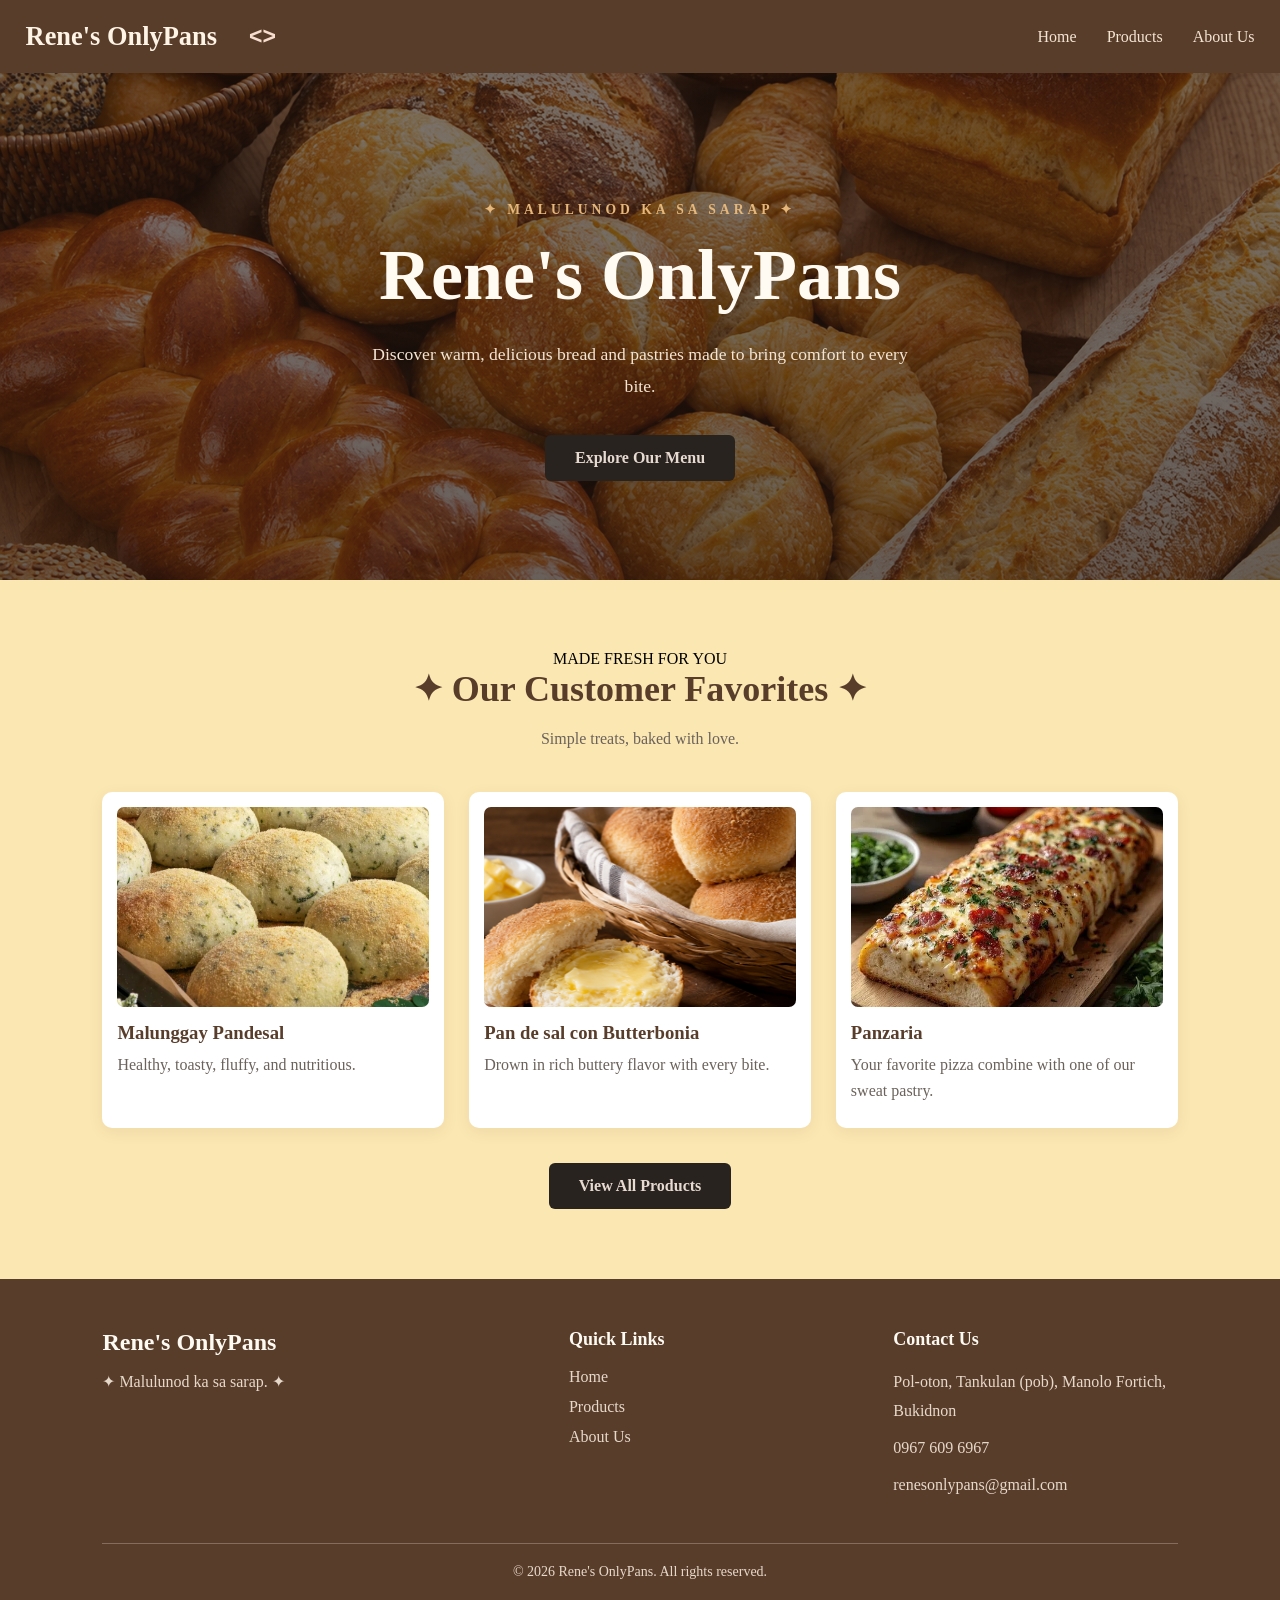
<file: index.html>
<!DOCTYPE html>
<html lang="en">
<head>
    <meta charset="UTF-8">
    <meta name="viewport" content="width=device-width, initial-scale=1.0">
    <title>Rene's OnlyPans | Online Pastry Shop</title>
    <link rel="stylesheet" href="style.css">
    <link rel="stylesheet" href="surprise.css">
</head>
<body>
    <header>
        <nav class="navbar">
            <a href="index.html" class="logo">Rene's OnlyPans</a>
            <button class="surprise-trigger"
                id="openSurprise"
                type="button"
                aria-label="Open a surprise">
                &lt;&gt;
            </button>
            <ul class="nav-links">
                <li><a href="index.html">Home</a></li>
                <li><a href="products.html">Products</a></li>
                <li><a href="about.html">About Us</a></li>
            </ul>
        </nav>
    </header>
    
<main>
<section class="hero">
    <div class="hero-content">
        <p class="hero-tagline">✦ MALULUNOD KA SA SARAP ✦</p>

        <h1>Rene's OnlyPans</h1>

        <p class="hero-description">
            Discover warm, delicious bread and pastries
            made to bring comfort to every bite.
        </p>
        <a href="products.html" class="hero-button">
            Explore Our Menu
        </a>
    </div>
</section>
    
<section class="featured">
    <div class="section-heading">
        <p class="tagline">MADE FRESH FOR YOU</p>
        <h2>✦ Our Customer Favorites ✦</h2>
        <p>Simple treats, baked with love.</p>
    </div>

    <div class="featured-grid">
        <div class="product-card">
            <img src="resources/malunggaypandesal.png" alt="Freshly baked pandesal">
            <h3>Malunggay Pandesal</h3>
            <p>Healthy, toasty, fluffy, and nutritious.</p>
        </div>

        <div class="product-card">
            <img src="resources/RusticBasketofButteredRolls.png" alt="Fresh bakery bread">
            <h3>Pan de sal con Butterbonia</h3>
            <p>Drown in rich buttery flavor with every bite.</p>
        </div>

        <div class="product-card">
            <img src="resources/panzaria.png" alt="Freshly baked pastry">
            <h3>Panzaria</h3>
            <p>Your favorite pizza combine with one of our sweat pastry.</p>
        </div>
    </div>

    <a href="products.html" class="hero-button">View All Products</a>
</section>
</main>

<footer class="site-footer">
    <div class="footer-content">

        <div class="footer-brand">
            <a href="index.html" class="footer-logo">Rene's OnlyPans</a>
            <p>✦ Malulunod ka sa sarap. ✦</p>
        </div>

        <div class="footer-links">
            <h3>Quick Links</h3>
            <a href="index.html">Home</a>
            <a href="products.html">Products</a>
            <a href="about.html">About Us</a>
        </div>

        <div class="footer-contact">
            <h3>Contact Us</h3>
            <p>Pol-oton, Tankulan (pob), Manolo Fortich, Bukidnon</p>
            <p>0967 609 6967 </p>
            <p>renesonlypans@gmail.com</p>
        </div>

    </div>

    <div class="footer-bottom">
        <p>&copy; 2026 Rene's OnlyPans. All rights reserved.</p>
    </div>
</footer>
<script>
const header = document.querySelector("header");

    function updateNavbar() {
        if (window.scrollY > 50) {
            header.classList.add("scrolled");
        } else {
            header.classList.remove("scrolled");
        }
    }

    window.addEventListener("scroll", updateNavbar);
    updateNavbar();
</script>
/* ============== DON'T MIND THIS PART =============== */
<script src="surprise.js"></script>
<dialog id="surprisePopup" class="surprise-popup">
    <div class="surprise-overlay-content">

        <img src="resources/images_PhotoGrid.png"
            alt=""
            class="surprise-image">

        <div class="surprise-card">
            <p class="surprise-label">SPECIAL MESSAGE</p>

            <h2>Hey, you!</h2>

            <p class="surprise-message">
                Will you be my dance on Solidarity Night? Just the two of us slow dancing under the stars....
            </p>

            <button id="yesSurprise" class="surprise-yes" type="button">
                Yes ❤️
            </button>

            <button id="noSurprise" class="surprise-no" type="button">
                No 😢
            </button>

            <audio id="surpriseAudio" preload="auto">
                <source src="resources/Lord Huron - The Night We Met (Official Audio) - Lord Huron.mp3" type="audio/mpeg">
            </audio>
        </div>
    </div>
</dialog>

<dialog id="thankYouPopup" class="surprise-popup">
    <div class="surprise-overlay-content">

        <img
            src="resources/yessss.png"
            alt="A special memory"
            class="surprise-image"
        >

        <div class="surprise-card">
            <p class="surprise-label">A LITTLE PROMISE</p>

            <h2>✦ Really?! 🥰 ✦</h2>

            <p class="surprise-message">
                Thank you for being my date.
                I shall await your coming.
            </p>

            <button
                id="promiseButton"
                class="surprise-yes"
                type="button"
            >
                For you, I promise ❤️
            </button>
        </div>

    </div>
</dialog>
</body>
</html>

</body>
</html>
</file>
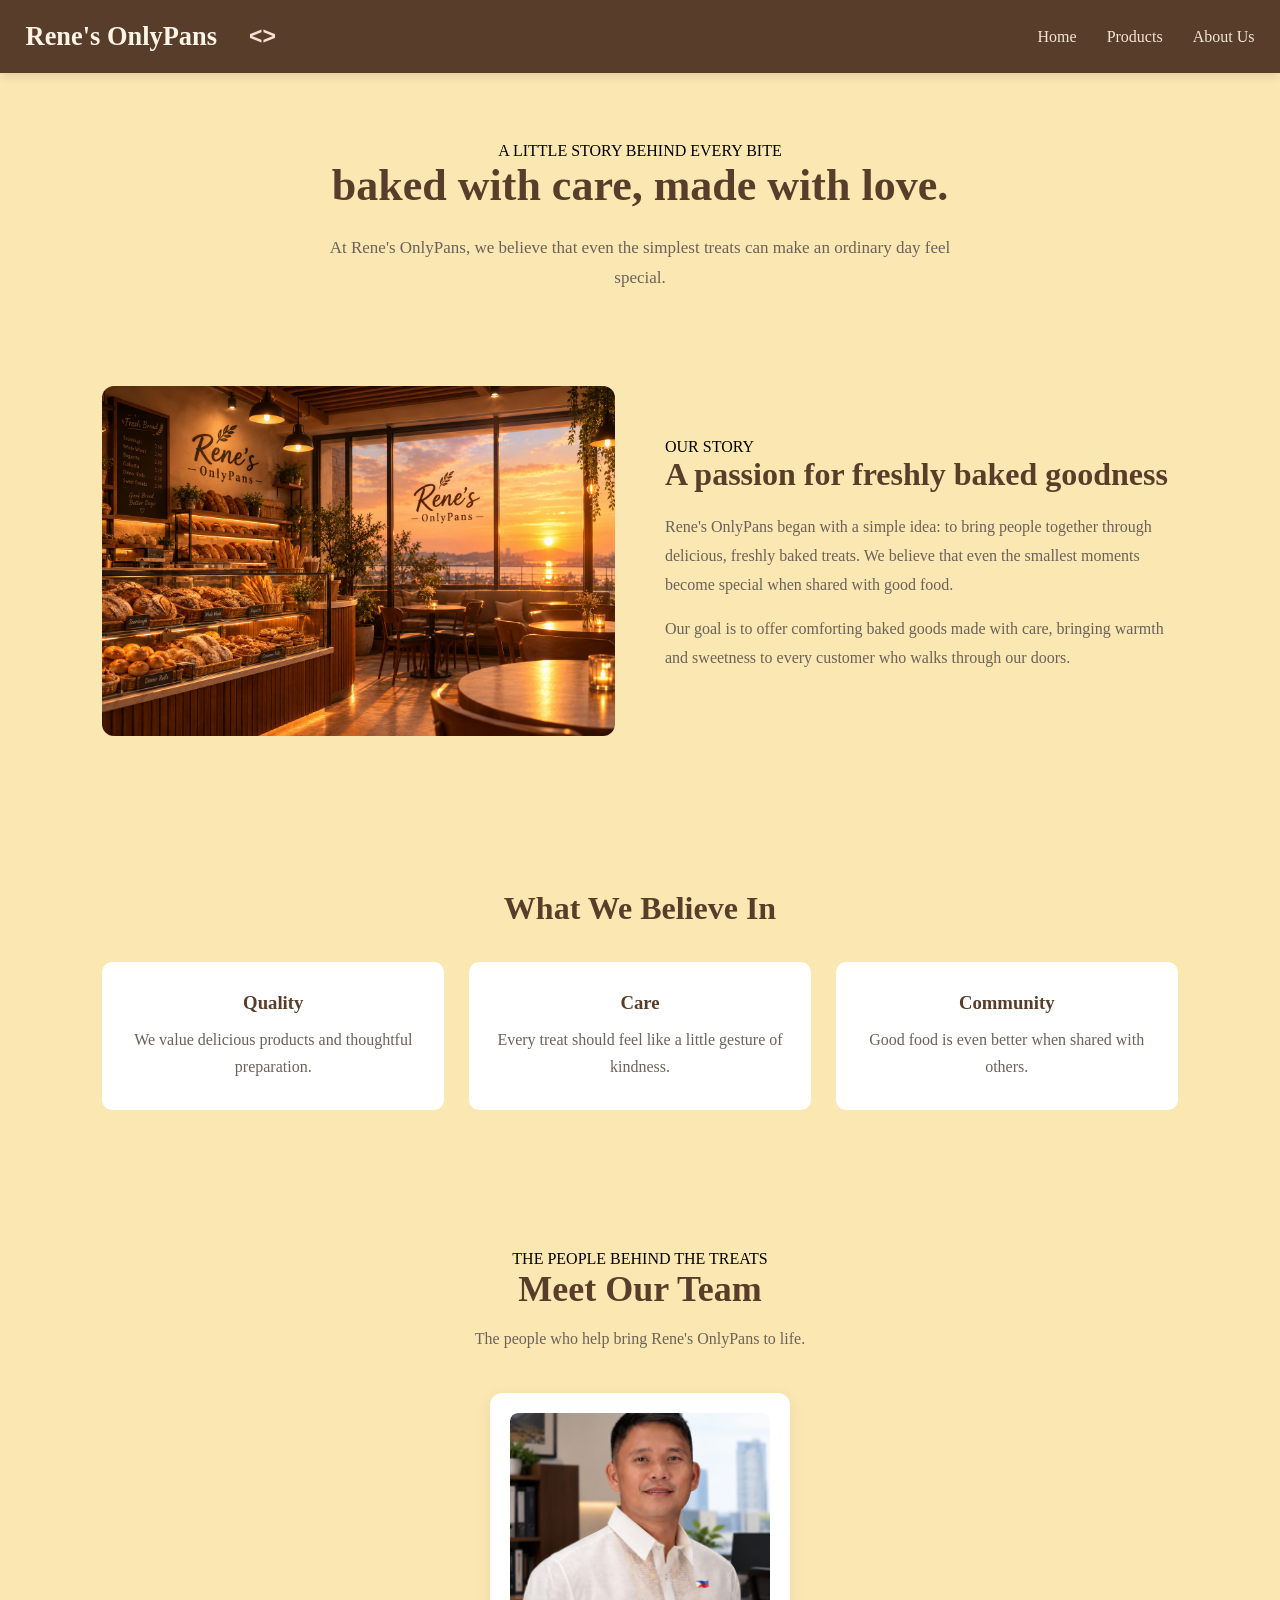
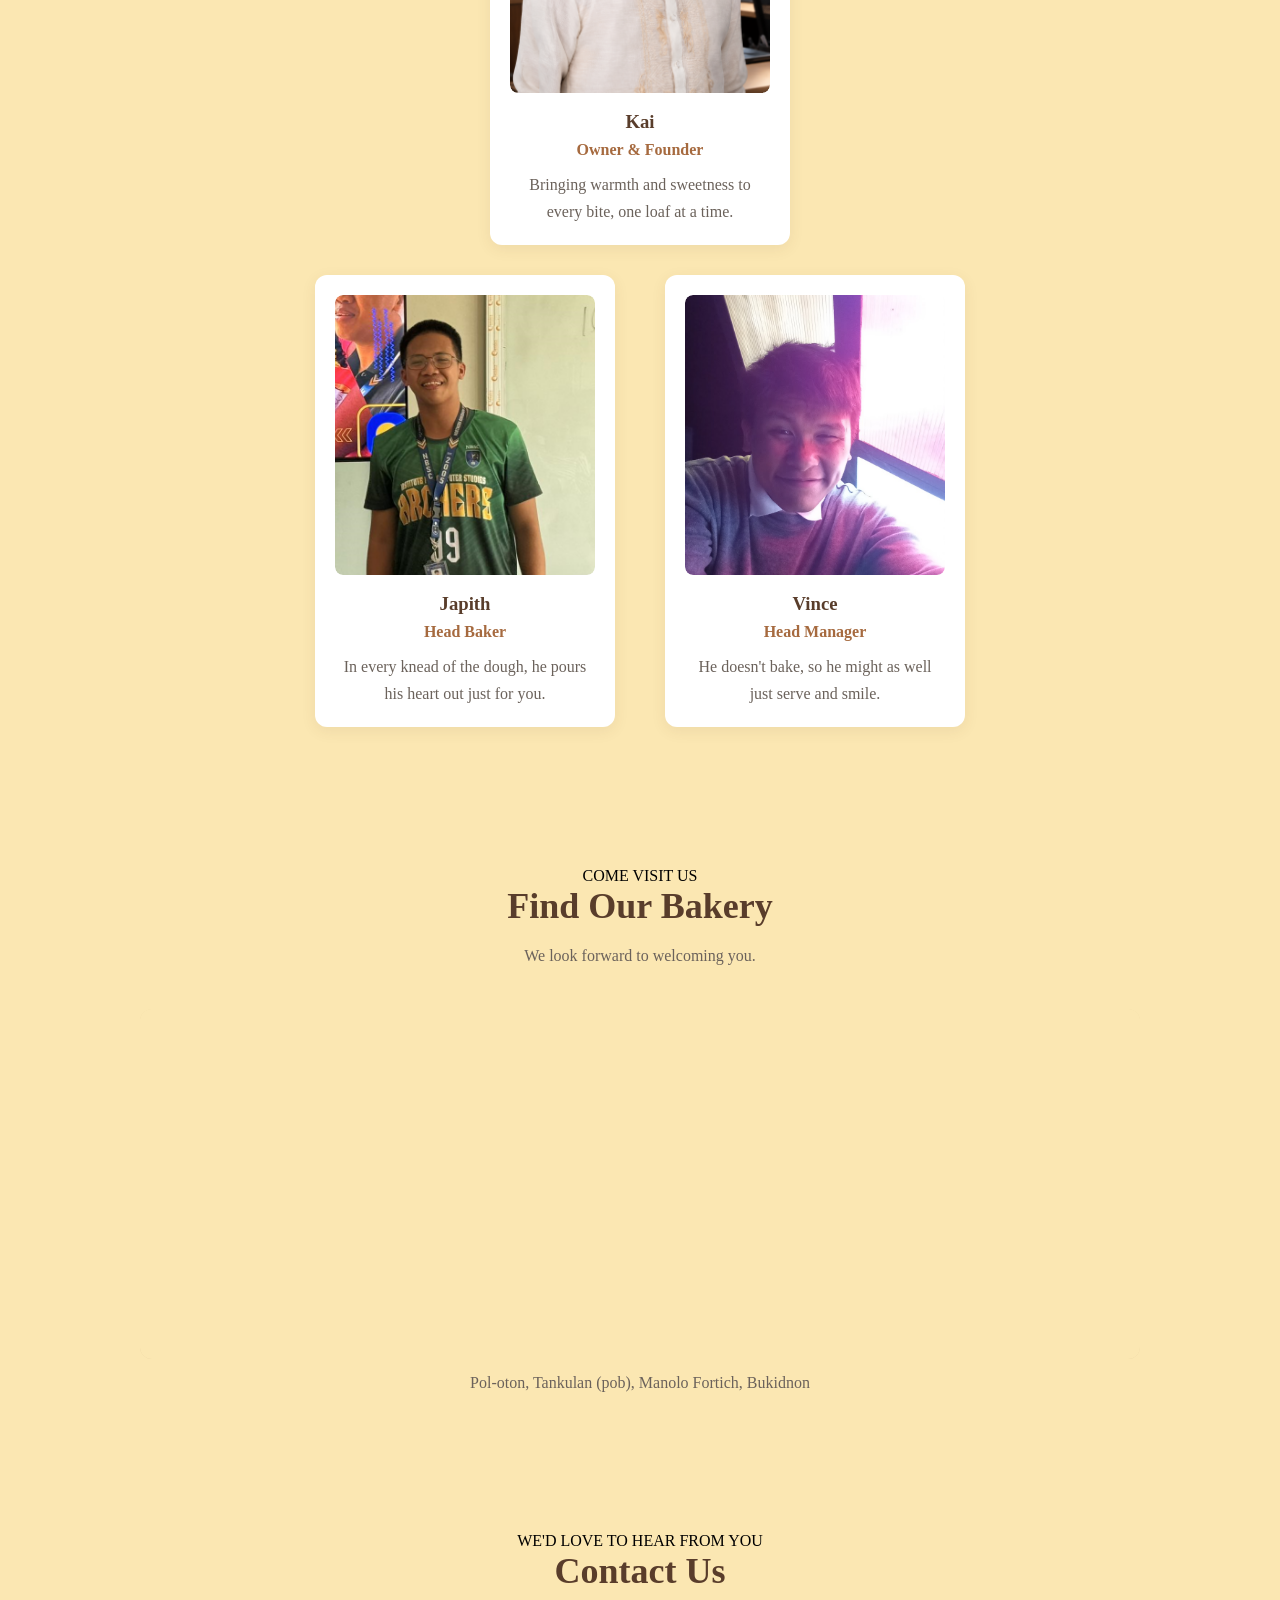
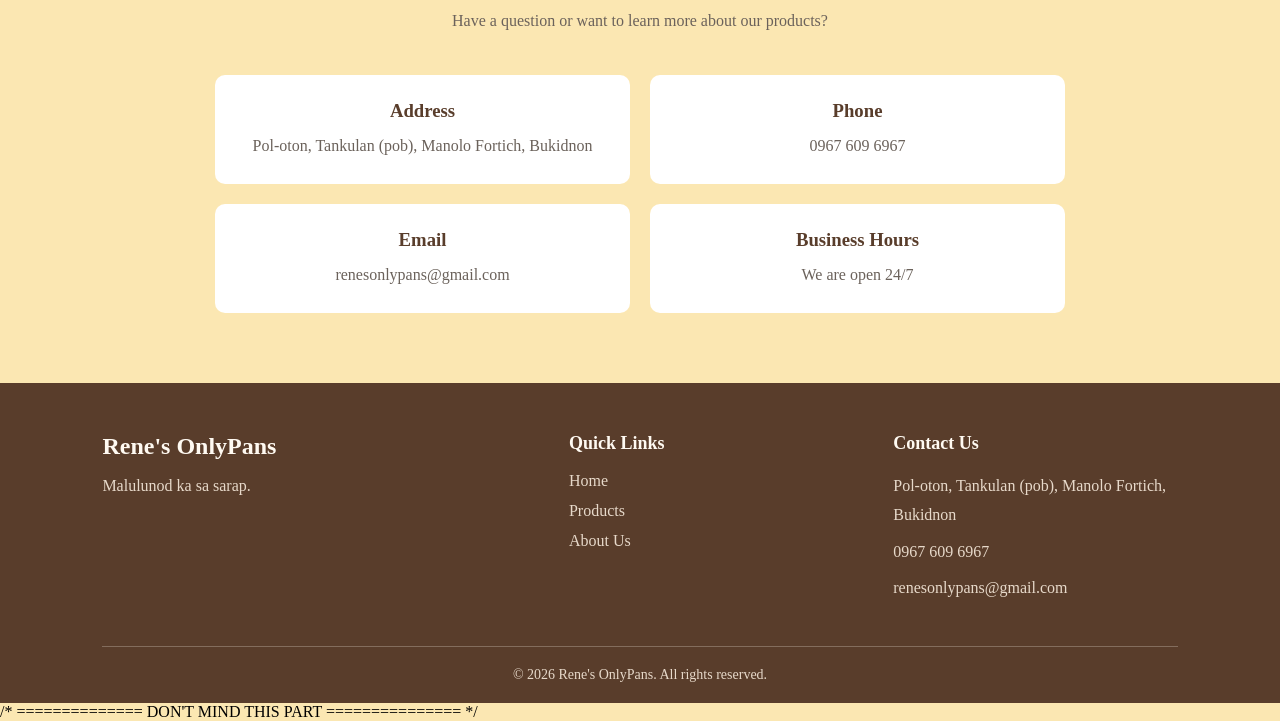
<file: about.html>
<!DOCTYPE html>
<html lang="en">
<head>
    <meta charset="UTF-8">
    <meta name="viewport" content="width=device-width, initial-scale=1.0">
    <title>About Us | Rene's OnlyPans</title>
    <link rel="stylesheet" href="style.css">
    <link rel="html" href="surprise.css">
    <link rel="stylesheet" href="surprise.css">
    
</head>

<body>

    <header>
        <nav class="navbar">
            <a href="index.html" class="logo">Rene's OnlyPans</a>
            <button class="surprise-trigger"
                id="openSurprise"
                type="button"
                aria-label="Open a surprise">
                &lt;&gt;
            </button>
            <ul class="nav-links">
                <li><a href="index.html">Home</a></li>
                <li><a href="products.html">Products</a></li>
                <li><a href="about.html">About Us</a></li>
            </ul>
        </nav>
    </header>

    <main>
        <section class="about-hero">
            <p class="tagline">A LITTLE STORY BEHIND EVERY BITE</p>
            <h1>baked with care, made with love.</h1>
            <p>
                At Rene's OnlyPans, we believe that even the simplest
                treats can make an ordinary day feel special.
            </p>
        </section>

        
        <section class="about-story">
            <div class="about-image">
                <img src="resources/bakery.png" alt="Inside the Rene's OnlyPans bakery">
            </div>

            <div class="about-content">
                <p class="tagline">OUR STORY</p>
                <h2>A passion for freshly baked goodness</h2>

                <p>
                    Rene's OnlyPans began with a simple idea: to bring
                    people together through delicious, freshly baked treats.
                    We believe that even the smallest moments become
                    special when shared with good food.
                </p>

                <p>
                    Our goal is to offer comforting baked goods made with
                    care, bringing warmth and sweetness to every customer
                    who walks through our doors.
                </p>
            </div>
        </section>

        <section class="about-values">
            <h2>What We Believe In</h2>

            <div class="values-grid">
                <div class="value-card">
                    <h3>Quality</h3>
                    <p>We value delicious products and thoughtful preparation.</p>
                </div>

                <div class="value-card">
                    <h3>Care</h3>
                    <p>Every treat should feel like a little gesture of kindness.</p>
                </div>

                <div class="value-card">
                    <h3>Community</h3>
                    <p>Good food is even better when shared with others.</p>
                </div>
            </div>
        </section>
        
        <section class="team-section">
            <div class="section-heading">
                <p class="tagline">THE PEOPLE BEHIND THE TREATS</p>
                <h2>Meet Our Team</h2>
                <p>The people who help bring Rene's OnlyPans to life.</p>
            </div>
            
            <div class="owner-section">
                <div class="team-card owner-card">
                    <div class="portrait-flip">
                        <img
                            src="resources/Professional Barong Portrait in Modern Office.png"
                            alt="Kai, bakery owner"
                            class="portrait-front">

                        <img
                            src="resources/ddd.png"
                            alt="Kai, alternate portrait"
                            class="portrait-back">
                    </div>

                    <h3>Kai</h3>
                    <p class="team-role">Owner & Founder</p>
                    <p>Bringing warmth and sweetness to every bite, one loaf at a time.</p>

                </div>
            </div>
            <div class="team-grid">
                <div class="team-card">
                    <div class="portrait-flip">
                            <img src="resources/japith.png"
                                alt="Portrait of Japith"
                                class="portrait-front">
                            <img src="resources/jg.png"
                                alt="Japith's alternate portrait"
                                class="portrait-back">
                    </div>
                    <h3>Japith</h3>
                    <p class="team-role">Head Baker</p>
                    <p>In every knead of the dough, he pours his heart out just for you.</p>
                </div>
                <div class="team-card">
                    <div class="portrait-flip">
                        <img src="resources/vince.jpg"
                            alt="Portrait of Vince"
                            class="portrait-front">
                        <img src="resources/buck.jpg"
                            alt="Vince's alternate portrait"
                            class="portrait-back">
                    </div>
                    <h3>Vince</h3>
                    <p class="team-role">Head Manager</p>
                    <p>He doesn't bake, so he might as well just serve and smile.</p>
                </div>
            </div>
        </section>
        <section class="location-section">
            <div class="section-heading">
                <p class="tagline">COME VISIT US</p>
                <h2>Find Our Bakery</h2>
                <p>We look forward to welcoming you.</p>
            </div>
            <div class="map-container">
                <iframe
                    src="https://maps.google.com/maps?q=8.367949,124.865828&z=16&output=embed"
                    width="100%"
                    height="350"
                    style="border: 0; border-radius: 12px;"
                    allowfullscreen=""
                    loading="lazy"
                    referrerpolicy="no-referrer-when-downgrade">
                </iframe>
            </div>

            <p class="map-note">
                Pol-oton, Tankulan (pob), Manolo Fortich, Bukidnon
            </p>
        </section>
        
        <section class="contact-section">
            <div class="section-heading">
                <p class="tagline">WE'D LOVE TO HEAR FROM YOU</p>
                <h2>Contact Us</h2>
                <p>Have a question or want to learn more about our products?</p>
            </div>

            <div class="contact-details">
                <div class="contact-item">
                    <h3>Address</h3>
                    <p>Pol-oton, Tankulan (pob), Manolo Fortich, Bukidnon</p>
                </div>

                <div class="contact-item">
                    <h3>Phone</h3>
                    <p>0967 609 6967 </p>
                </div>

                <div class="contact-item">
                    <h3>Email</h3>
                    <p>renesonlypans@gmail.com</p>
                </div>

                <div class="contact-item">
                    <h3>Business Hours</h3>
                    <p>We are open 24/7</p>
                </div>
            </div>
        </section>
        <footer class="site-footer">
    <div class="footer-content">

        <div class="footer-brand">
            <a href="index.html" class="footer-logo">Rene's OnlyPans</a>
            <p>Malulunod ka sa sarap.</p>
        </div>

        <div class="footer-links">
            <h3>Quick Links</h3>
            <a href="index.html">Home</a>
            <a href="products.html">Products</a>
            <a href="about.html">About Us</a>
        </div>

        <div class="footer-contact">
            <h3>Contact Us</h3>
            <p>Pol-oton, Tankulan (pob), Manolo Fortich, Bukidnon</p>
            <p>0967 609 6967 </p>
            <p>renesonlypans@gmail.com</p>
        </div>

    </div>

    <div class="footer-bottom">
        <p>&copy; 2026 Rene's OnlyPans. All rights reserved.</p>
    </div>
</footer>
</main>
<script>
    const header = document.querySelector("header");

    function updateNavbar() {
        if (window.scrollY > 50) {
            header.classList.add("scrolled");
        } else {
            header.classList.remove("scrolled");
        }
    }

    window.addEventListener("scroll", updateNavbar);
    updateNavbar();
</script>
/* ============== DON'T MIND THIS PART =============== */
<script src="surprise.js"></script>
<dialog id="surprisePopup" class="surprise-popup">
    <div class="surprise-overlay-content">

        <img src="resources/images_PhotoGrid.png"
            alt=""
            class="surprise-image">

        <div class="surprise-card">
            <p class="surprise-label">SPECIAL MESSAGE</p>

            <h2>Hey, you!</h2>

            <p class="surprise-message">
                Will you be my dance on Solidarity Night? Just the two of us slow dancing under the stars....
            </p>

            <button id="yesSurprise" class="surprise-yes" type="button">
                Yes ❤️
            </button>

            <button id="noSurprise" class="surprise-no" type="button">
                No 😢
            </button>

            <audio id="surpriseAudio" preload="auto">
                <source src="resources/Lord Huron - The Night We Met (Official Audio) - Lord Huron.mp3" type="audio/mpeg">
            </audio>
        </div>
    </div>
</dialog>

<dialog id="thankYouPopup" class="surprise-popup">
    <div class="surprise-overlay-content">

        <img
            src="resources/yessss.png"
            alt="A special memory"
            class="surprise-image"
        >

        <div class="surprise-card">
            <p class="surprise-label">A LITTLE PROMISE</p>

            <h2>✦ Really?! 🥰 ✦</h2>

            <p class="surprise-message">
                Thank you for being my date.
                I shall await your coming.
            </p>

            <button
                id="promiseButton"
                class="surprise-yes"
                type="button"
            >
                For you, I promise ❤️
            </button>
        </div>

    </div>
</dialog>

</body>
</html>

</body>
</html>
</file>
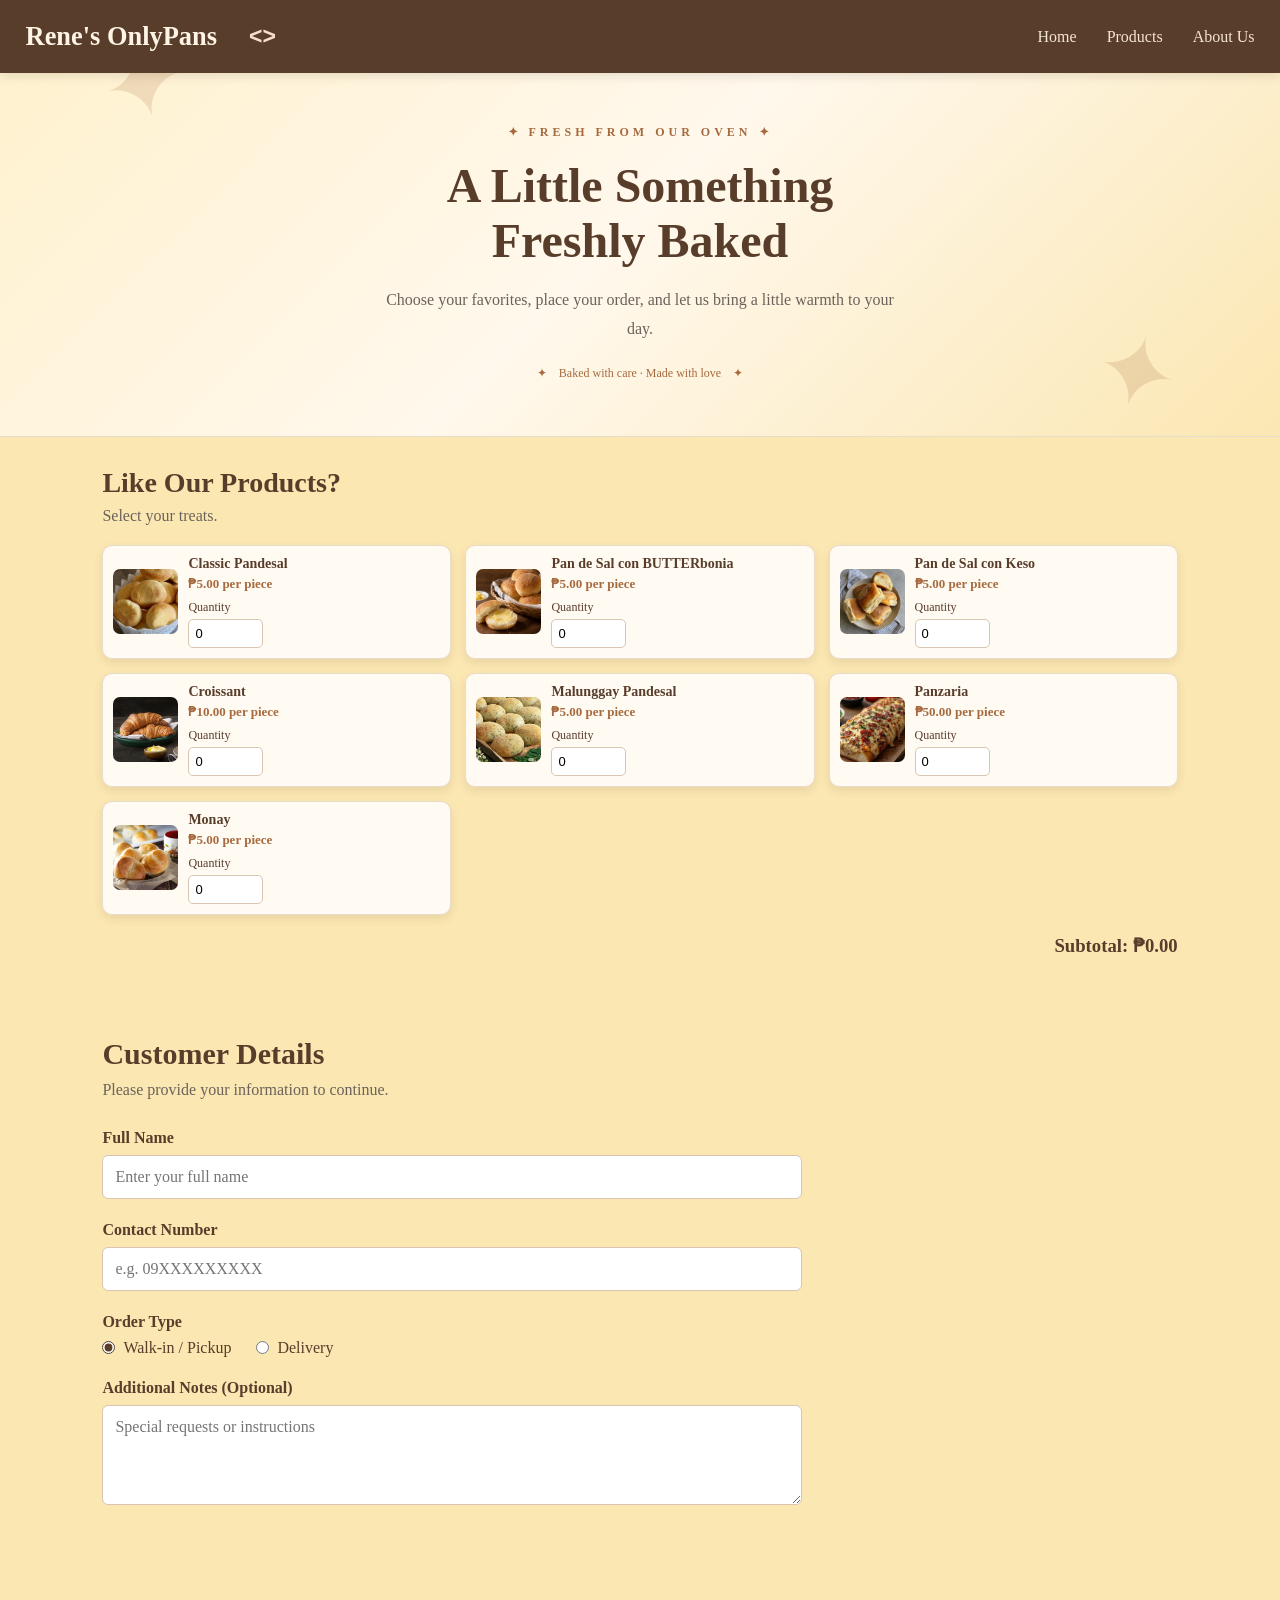
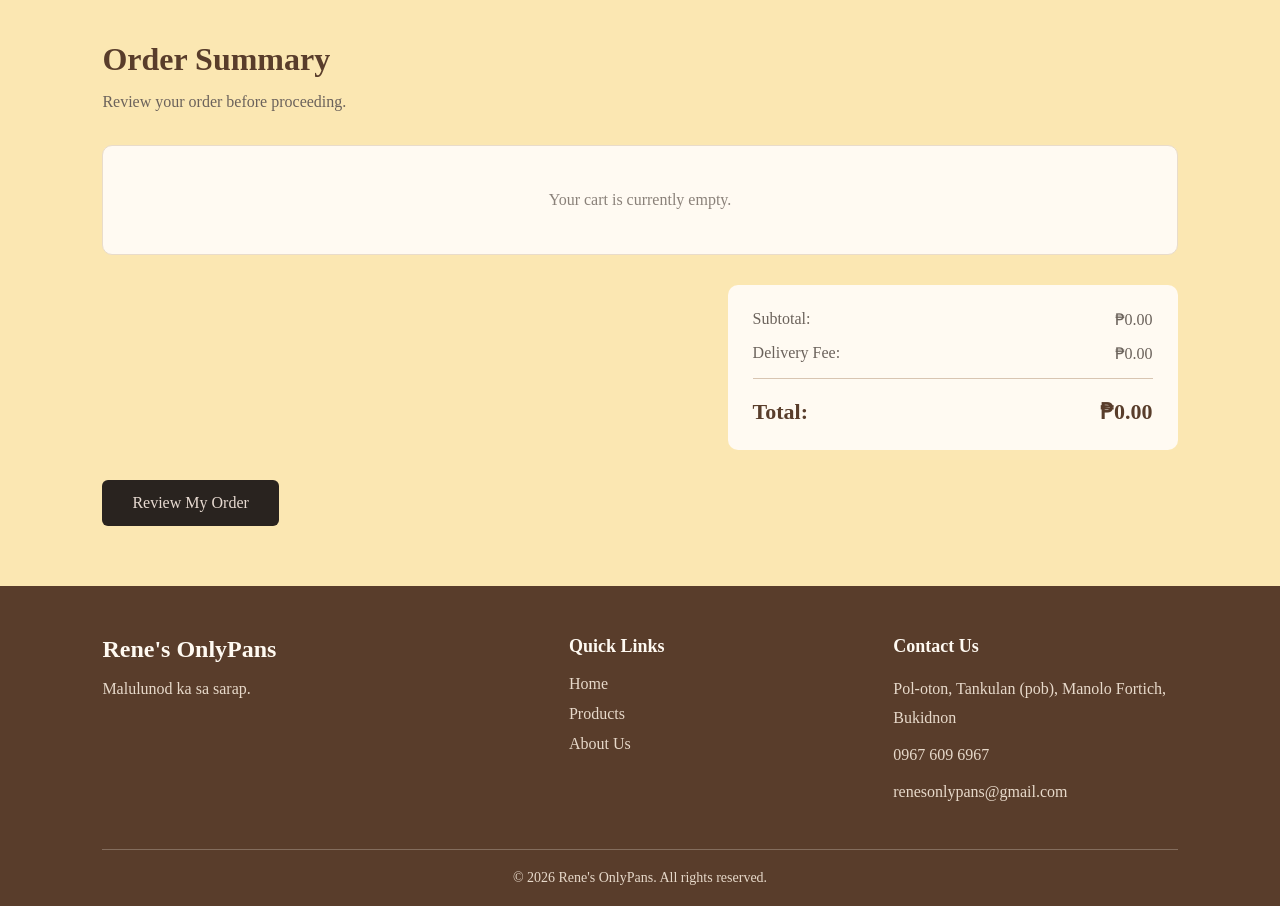
<file: order.html>
<!DOCTYPE html>
<html lang="en">
<head>
    <meta charset="UTF-8">
    <meta name="viewport" content="width=device-width, initial-scale=1.0">
    <title>Order Menu | Rene's OnlyPans</title>
    <link rel="stylesheet" href="style.css">
    <link rel="stylesheet" href="surprise.css">
</head>
<body>

    <header>
        <nav class="navbar">
            <a href="index.html" class="logo">Rene's OnlyPans</a>
            <button class="surprise-trigger"
                id="openSurprise"
                type="button"
                aria-label="Open a surprise">
                &lt;&gt;
            </button>
            <ul class="nav-links">
                <li><a href="index.html">Home</a></li>
                <li><a href="products.html">Products</a></li>
                <li><a href="about.html">About Us</a></li>
            </ul>
        </nav>
    </header>

    <main>
        <section class="order-intro">
    <p class="tagline">✦ FRESH FROM OUR OVEN ✦</p>

    <h1>A Little Something<br>Freshly Baked</h1>

    <p class="order-description">
        Choose your favorites, place your order, and let us
        bring a little warmth to your day.
    </p>

    <div class="order-intro-divider">
        <span>✦</span>
        <span>Baked with care · Made with love</span>
        <span>✦</span>
    </div>
</section>

        
<section class="order-section">
    <h2>Like Our Products?</h2>
    <p>Select your treats.</p>

    <div class="order-products">

        <div class="order-product">
            <img src="resources/classicpandesal.png" alt="Classic Pandesal">

            <div class="order-product-info">
                <h3>Classic Pandesal</h3>
                <p>₱5.00 per piece</p>

                <label for="classicpandesal-qty">Quantity</label>
                <input
                    type="number"
                    id="classicpandesal-qty"
                    min="0"
                    max="100"
                    value="0">
            </div>
        </div>

        <div class="order-product">
            <img src="resources/RusticBasketofButteredRolls.png" alt="Buttered Bread">

            <div class="order-product-info">
                <h3>Pan de Sal con BUTTERbonia</h3>
                <p>₱5.00 per piece</p>

                <label for="pandesalconbutterbonia-qty">Quantity</label>
                <input
                    type="number"
                    id="pandesalconbutterbonia-qty"
                    min="0"
                    max="100"
                    value="0">
            </div>
        </div>

        <div class="order-product">
            <img src="resources/cheesepandesal.png" alt="Sweet Pastry">

            <div class="order-product-info">
                <h3>Pan de Sal con Keso</h3>
                <p>₱5.00 per piece</p>

                <label for="pandesalconkeso-qty">Quantity</label>
                <input
                    type="number"
                    id="pandesalconkeso-qty"
                    min="0"
                    max="100"
                    value="0">
            </div>
        </div>

        <div class="order-product">
            <img src="resources/croissant.png" alt="Sweet Pastry">

            <div class="order-product-info">
                <h3>Croissant</h3>
                <p>₱10.00 per piece</p>

                <label for="croissant-qty">Quantity</label>
                <input
                    type="number"
                    id="croissant-qty"
                    min="0"
                    max="100"
                    value="0">
            </div>
        </div>

        <div class="order-product">
            <img src="resources/malunggaypandesal.png" alt="Sweet Pastry">

            <div class="order-product-info">
                <h3>Malunggay Pandesal</h3>
                <p>₱5.00 per piece</p>

                <label for="malunggaypandesal-qty">Quantity</label>
                <input
                    type="number"
                    id="malunggaypandesal-qty"
                    min="0"
                    max="100"
                    value="0">
            </div>
        </div>

        <div class="order-product">
            <img src="resources/panzaria.png" alt="Sweet Pastry">

            <div class="order-product-info">
                <h3>Panzaria</h3>
                <p>₱50.00 per piece</p>

                <label for="panzaria-qty">Quantity</label>
                <input
                    type="number"
                    id="panzaria-qty"
                    min="0"
                    max="100"
                    value="0">
            </div>
        </div>

        <div class="order-product">
            <img src="resources/monay.png" alt="Sweet Pastry">

            <div class="order-product-info">
                <h3>Monay</h3>
                <p>₱5.00 per piece</p>

                <label for="monay-qty">Quantity</label>
                <input
                    type="number"
                    id="monay-qty"
                    min="0"
                    max="100"
                    value="0">
            </div>
        </div>

    </div>

    <div class="cart-total">
        <h3>Subtotal: <span id="cart-subtotal">₱0.00</span></h3>
    </div>
    

<script>
document.addEventListener("DOMContentLoaded", function () {
    
    const products = [
        { id: "classicpandesal-qty", name: "Classic Pandesal", price: 5 },
        { id: "pandesalconbutterbonia-qty", name: "Pandesal con Butter Bonia", price: 15 },
        { id: "pandesalconkeso-qty", name: "Pandesal con Keso", price: 5 },
        { id: "croissant-qty", name: "Croissant", price: 10 },
        { id: "panzaria-qty", name: "Panzaria", price: 50 },
        { id: "monay-qty", name: "Monay", price: 5 },
        { id: "malunggaypandesal-qty", name: "Malunggay Pandesal", price: 5}
    ];

    const DELIVERY_FEE = 10;

    function getElement(id) {
        const element = document.getElementById(id);

        if (!element) {
            console.error("Missing HTML element with ID:", id);
        }

        return element;
    }

    const subtotalDisplay = getElement("cart-subtotal");
    const customerForm = getElement("customer-form");
    const addressGroup = getElement("address-group");
    const customerAddress = getElement("customer-address");

    const reviewButton = getElement("review-order-btn");
    const reviewActions = getElement("review-actions");
    const editButton = getElement("back-to-edit-btn");
    const confirmButton = getElement("confirm-order-btn");

    const summaryContent = getElement("summary-content");
    const summarySubtotal = getElement("summary-subtotal");
    const deliveryFeeDisplay = getElement("delivery-fee");
    const summaryTotal = getElement("summary-total");

    const paymentSection = getElement("payment-section");
    const paymentMethod = getElement("payment-method");
    const payButton = getElement("pay-demo-btn");

    const successSection = getElement("success-section");
    const successMessage = getElement("success-message");
    const newOrderButton = getElement("new-order-btn");

    const nameInput = getElement("customer-name");
    const phoneInput = getElement("customer-phone");
    const notesInput = getElement("customer-notes");
    const requiredElements = [
        subtotalDisplay, customerForm, addressGroup, customerAddress,
        reviewButton, reviewActions, editButton, confirmButton,
        summaryContent, summarySubtotal, deliveryFeeDisplay, summaryTotal,
        paymentSection, paymentMethod, payButton,
        successSection, successMessage, newOrderButton,
        nameInput, phoneInput, notesInput
    ];

    if (requiredElements.some(element => !element)) {
        console.error(
            "Checkout setup stopped. Fix the missing HTML IDs listed above."
        );
        return;
    }

    let currentOrder = null;

    function money(amount) {
        return "₱" + amount.toFixed(2);
    }

    function updateSubtotal() {
        let subtotal = 0;

        products.forEach(product => {
            const input = getElement(product.id);
            if (!input) return;

            let quantity = Number(input.value);

            if (!Number.isFinite(quantity)) quantity = 0;

            quantity = Math.max(0, Math.min(100, Math.floor(quantity)));
            input.value = quantity;

            subtotal += quantity * product.price;
        });

        subtotalDisplay.textContent = money(subtotal);
    }

    products.forEach(product => {
        const input = getElement(product.id);
        if (input) {
            input.addEventListener("input", updateSubtotal);
            input.addEventListener("change", updateSubtotal);
        }
    });


    function updateOrderType() {
        const selected = document.querySelector(
            'input[name="orderType"]:checked'
        );

        if (!selected) {
            console.error(
                'Add a checked radio input named "orderType" to the HTML.'
            );
            return;
        }

        const delivery = selected.value === "delivery";

        addressGroup.hidden = !delivery;
        customerAddress.required = delivery;

        if (!delivery) {
            customerAddress.value = "";
        }
    }

    document.querySelectorAll('input[name="orderType"]').forEach(input => {
        input.addEventListener("change", updateOrderType);
    });


    function collectOrder() {
        const items = [];

        products.forEach(product => {
            const quantity = Number(
                getElement(product.id).value
            ) || 0;

            if (quantity > 0) {
                items.push({
                    name: product.name,
                    quantity: quantity,
                    price: product.price,
                    total: quantity * product.price
                });
            }
        });

        const subtotal = items.reduce(
            (sum, item) => sum + item.total, 0
        );

        const selected = document.querySelector(
            'input[name="orderType"]:checked'
        );

        if (!selected) {
            alert("Please select Walk-in / Pickup or Delivery.");
            return null;
        }

        const orderType = selected.value;
        const deliveryFee = orderType === "delivery" ? DELIVERY_FEE : 0;

        return {
            items: items,
            subtotal: subtotal,
            deliveryFee: deliveryFee,
            total: subtotal + deliveryFee,
            orderType: orderType,
            name: nameInput.value.trim(),
            phone: phoneInput.value.trim(),
            address: customerAddress.value.trim(),
            notes: notesInput.value.trim()
        };
    }


    function renderSummary(order) {
        summaryContent.replaceChildren();

        if (order.items.length === 0) {
            const empty = document.createElement("p");
            empty.textContent = "Your cart is currently empty.";
            summaryContent.appendChild(empty);
        }

        order.items.forEach(item => {
            const row = document.createElement("div");
            row.className = "summary-item";

            const description = document.createElement("span");
            description.textContent =
                `${item.name} × ${item.quantity}`;

            const amount = document.createElement("strong");
            amount.textContent = money(item.total);

            row.append(description, amount);
            summaryContent.appendChild(row);
        });

        const customerDetails = document.createElement("div");
        customerDetails.className = "order-customer-summary";

        const details = [
            "Customer: " + order.name,
            "Contact: " + order.phone,
            "Order type: " +
                (order.orderType === "delivery"
                    ? "Delivery"
                    : "Walk-in / Pickup")
        ];

        if (order.orderType === "delivery") {
            details.push("Address: " + order.address);
        }

        if (order.notes) {
            details.push("Notes: " + order.notes);
        }

        details.forEach(text => {
            const paragraph = document.createElement("p");
            paragraph.textContent = text;
            customerDetails.appendChild(paragraph);
        });

        summaryContent.appendChild(customerDetails);

        summarySubtotal.textContent = money(order.subtotal);
        deliveryFeeDisplay.textContent = money(order.deliveryFee);
        summaryTotal.textContent = money(order.total);
    }


    reviewButton.addEventListener("click", function () {
        updateOrderType();

        if (!customerForm.reportValidity()) {
            return;
        }

        const order = collectOrder();

        if (!order) return;

        if (order.items.length === 0) {
            alert("Please select at least one product.");
            return;
        }

        currentOrder = order;
        renderSummary(currentOrder);

        reviewButton.hidden = true;
        reviewActions.hidden = false;
        paymentSection.hidden = true;
        successSection.hidden = true;

        summaryContent.scrollIntoView({ behavior: "smooth" });
    });


    editButton.addEventListener("click", function () {
        reviewActions.hidden = true;
        reviewButton.hidden = false;
        paymentSection.hidden = true;

        getElement("customer-details").scrollIntoView({
            behavior: "smooth"
        });
    });

    confirmButton.addEventListener("click", function () {
        if (!currentOrder) return;

        if (currentOrder.orderType === "delivery") {
            paymentSection.hidden = false;
            paymentSection.scrollIntoView({ behavior: "smooth" });
        } else {
            finishOrder("Walk-in / Pickup order confirmed.");
        }
    });

    payButton.addEventListener("click", function () {
        if (!currentOrder) return;

        finishOrder(
            "TRANSACTION COMPLETE: " +
            paymentMethod.value
        );
    });

    function finishOrder(message) {
        successMessage.textContent =
            message + " Total: " + money(currentOrder.total) +
            ". Your order has been placed, we will deliver it to you shortly. Thank you for choosing Rene's OnlyPans!";

        paymentSection.hidden = true;
        reviewActions.hidden = true;
        reviewButton.hidden = true;
        successSection.hidden = false;

        successSection.scrollIntoView({ behavior: "smooth" });
    }

    newOrderButton.addEventListener("click", function () {
        customerForm.reset();

        products.forEach(product => {
            getElement(product.id).value = 0;
        });

        currentOrder = null;

        updateSubtotal();
        updateOrderType();

        summaryContent.replaceChildren();

        const empty = document.createElement("p");
        empty.className = "empty-cart";
        empty.textContent = "Your cart is currently empty.";
        summaryContent.appendChild(empty);

        summarySubtotal.textContent = money(0);
        deliveryFeeDisplay.textContent = money(0);
        summaryTotal.textContent = money(0);

        reviewButton.hidden = false;
        reviewActions.hidden = true;
        paymentSection.hidden = true;
        successSection.hidden = true;

        window.scrollTo({ top: 0, behavior: "smooth" });
    });

    updateSubtotal();
    updateOrderType();

    console.log("Order script initialized successfully.");
});
    const header = document.querySelector("header");

    function updateNavbar() {
        if (window.scrollY > 50) {
            header.classList.add("scrolled");
        } else {
            header.classList.remove("scrolled");
        }
    }

    window.addEventListener("scroll", updateNavbar);
    updateNavbar();
</script>
<script src="surprise.js"></script>
</body>
</html>

</section>

<section class="customer-section" id="customer-details">
    <h2>Customer Details</h2>
    <p>Please provide your information to continue.</p>

    <form id="customer-form">

        <div class="form-group">
            <label for="customer-name">Full Name</label>
            <input
                type="text"
                id="customer-name"
                name="customerName"
                placeholder="Enter your full name"
                required>
        </div>

        <div class="form-group">
            <label for="customer-phone">Contact Number</label>
            <input
                type="tel"
                id="customer-phone"
                name="customerPhone"
                placeholder="e.g. 09XXXXXXXXX"
                required>
        </div>

        <div class="form-group">
            <label>Order Type</label>

            <div class="order-type-options">
                <label>
                    <input
                        type="radio"
                        name="orderType"
                        value="walk-in"
                        checked>
                    Walk-in / Pickup
                </label>

                <label>
                    <input
                        type="radio"
                        name="orderType"
                        value="delivery">
                    Delivery
                </label>
            </div>
        </div>

        <div class="form-group" id="address-group" hidden>
            <label for="customer-address">Delivery Address</label>
            <textarea
                id="customer-address"
                name="customerAddress"
                placeholder="House number, street, barangay, city"></textarea>
        </div>

        <div class="form-group">
            <label for="customer-notes">Additional Notes (Optional)</label>
            <textarea
                id="customer-notes"
                name="customerNotes"
                placeholder="Special requests or instructions"></textarea>
        </div>

    </form>
</section>

<section class="checkout-section">
    <h2>Order Summary</h2>
    <p>Review your order before proceeding.</p>

    <div id="summary-content">
        <p class="empty-cart">Your cart is currently empty.</p>
    </div>

    <div class="checkout-total">
        <p>Subtotal: <span id="summary-subtotal">₱0.00</span></p>
        <p>Delivery Fee: <span id="delivery-fee">₱0.00</span></p>
        <h3>Total: <span id="summary-total">₱0.00</span></h3>
    </div>

    <button type="button" id="review-order-btn" class="hero-button">
        Review My Order
    </button>

    <div id="review-actions" hidden>
        <button type="button" id="back-to-edit-btn" class="secondary-button">
            Edit Order
        </button>

        <button type="button" id="confirm-order-btn" class="hero-button">
            Confirm Order
        </button>
    </div>
</section>

<section id="payment-section" class="payment-section" hidden>
    <h2>Online Payment</h2>

    <label for="payment-method">Choose a payment method</label>
    <select id="payment-method">
        <option value="GCash">GCash</option>
        <option value="Maya">Maya</option>
        <option value="Card">Debit/Credit Card</option>
    </select>

    <button type="button" id="pay-demo-btn" class="hero-button">
        PAY
    </button>
</section>

<section id="success-section" class="success-section" hidden>
    <h2>Order Confirmed!</h2>
    <p id="success-message"></p>
    <button type="button" id="new-order-btn" class="hero-button">
        Place Another Order
    </button>
</section>


    </main>
    <footer class="site-footer">
    <div class="footer-content">

        <div class="footer-brand">
            <a href="index.html" class="footer-logo">Rene's OnlyPans</a>
            <p>Malulunod ka sa sarap.</p>
        </div>

        <div class="footer-links">
            <h3>Quick Links</h3>
            <a href="index.html">Home</a>
            <a href="products.html">Products</a>
            <a href="about.html">About Us</a>
        </div>

        <div class="footer-contact">
            <h3>Contact Us</h3>
            <p>Pol-oton, Tankulan (pob), Manolo Fortich, Bukidnon</p>
            <p>0967 609 6967 </p>
            <p>renesonlypans@gmail.com</p>
        </div>

    </div>

    <div class="footer-bottom">
        <p>&copy; 2026 Rene's OnlyPans. All rights reserved.</p>
    </div>
</footer>
<dialog id="surprisePopup" class="surprise-popup">
    <div class="surprise-overlay-content">

        <img src="resources/images_PhotoGrid.png"
            alt=""
            class="surprise-image">

        <div class="surprise-card">
            <p class="surprise-label">SPECIAL MESSAGE</p>

            <h2>Hey, you!</h2>

            <p class="surprise-message">
                Will you be my dance on Solidarity Night? Just the two of us slow dancing under the stars....
            </p>

            <button id="yesSurprise" class="surprise-yes" type="button">
                Yes ❤️
            </button>

            <button id="noSurprise" class="surprise-no" type="button">
                No
            </button>

            <audio id="surpriseAudio" preload="auto">
                <source src="resources/Lord Huron - The Night We Met (Official Audio) - Lord Huron.mp3" type="audio/mpeg">
            </audio>
        </div>
    </div>
</dialog>
<script src="surprise.js"></script>
</body>
</html>


</body>
</html>
</file>
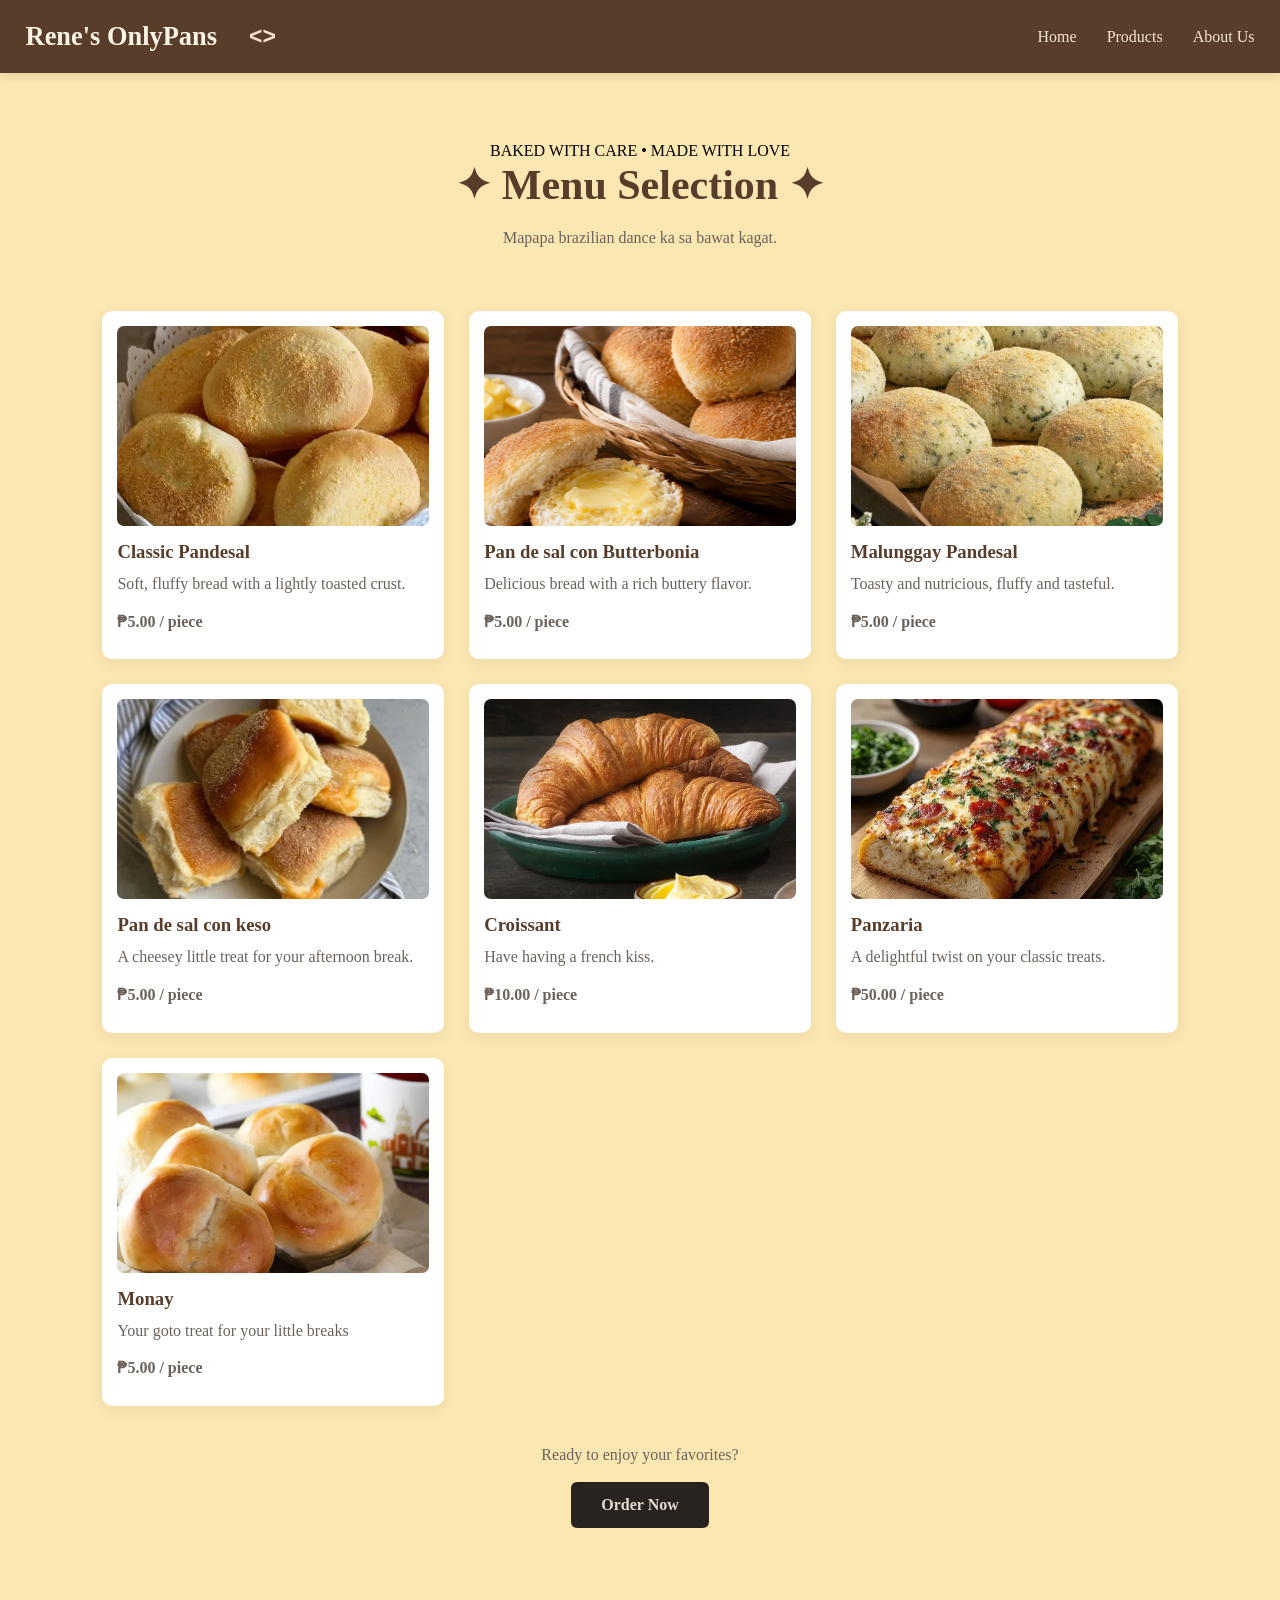
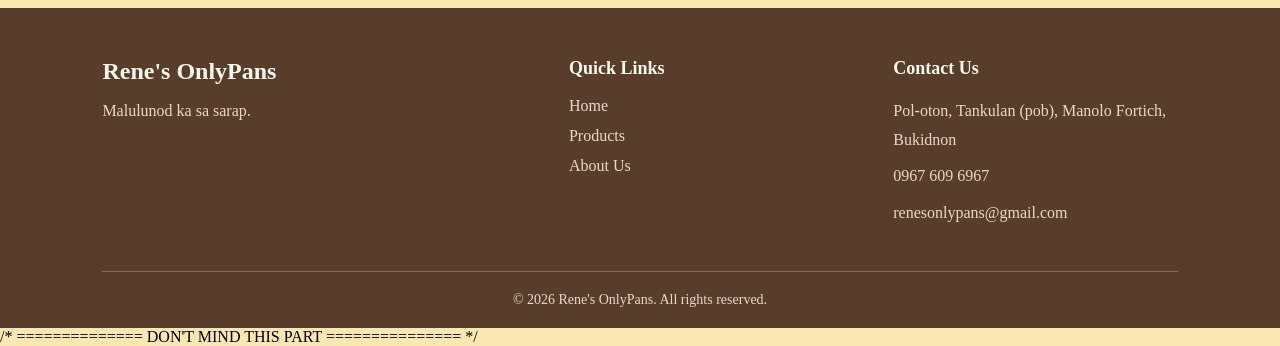
<file: products.html>
<!DOCTYPE html>
<html lang="en">
<head>
    <meta charset="UTF-8">
    <meta name="viewport" content="width=device-width, initial-scale=1.0">
    <title>Our Products | Rene's OnlyPans</title>
    <link rel="stylesheet" href="style.css">
    <link rel="stylesheet" href="surprise.css">
</head>
<body>

    <header>
        <nav class="navbar">
            <a href="index.html" class="logo">Rene's OnlyPans</a>
            <button class="surprise-trigger"
                id="openSurprise"
                type="button"
                aria-label="Open a surprise">
                &lt;&gt;
            </button>
            <ul class="nav-links">
                <li><a href="index.html">Home</a></li>
                <li><a href="products.html">Products</a></li>
                <li><a href="about.html">About Us</a></li>
            </ul>
        </nav>
    </header>

    <main>
        <section class="products-intro">
            <p class="tagline">BAKED WITH CARE • MADE WITH LOVE</p>
            <h1>✦ Menu Selection ✦</h1>
            <p>Mapapa brazilian dance ka sa bawat kagat.</p>
        </section>

        <section class="products-section">
            <div class="products-grid">

                <div class="product-card">
                    <img src="resources/classicpandesal.png" alt="Fresh pandesal">
                    <h3>Classic Pandesal</h3>
                    <p>Soft, fluffy bread with a lightly toasted crust.</p>
                    <p class="product-price">₱5.00 / piece</p>
                </div>

                <div class="product-card">
                    <img src="resources/RusticBasketofButteredRolls.png" alt="Buttered bread">
                    <h3>Pan de sal con Butterbonia</h3>
                    <p>Delicious bread with a rich buttery flavor.</p>
                    <p class="product-price">₱5.00 / piece</p>
                </div>

                <div class="product-card">
                    <img src="resources/malunggaypandesal.png" alt="Buttered bread">
                    <h3>Malunggay Pandesal</h3>
                    <p>Toasty and nutricious, fluffy and tasteful.</p>
                    <p class="product-price">₱5.00 / piece</p>
                </div>

                <div class="product-card">
                    <img src="resources/cheesepandesal.png" alt="Sweet bakery pastry">
                    <h3>Pan de sal con keso</h3>
                    <p>A cheesey little treat for your afternoon break.</p>
                    <p class="product-price">₱5.00 / piece</p>
                </div>

                <div class="product-card">
                    <img src="resources/croissant.png" alt="Sweet bakery pastry">
                    <h3>Croissant</h3>
                    <p>Have having a french kiss.</p>
                    <p class="product-price">₱10.00 / piece</p>
                </div>

                <div class="product-card">
                    <img src="resources/panzaria.png" alt="Sweet bakery pastry">
                    <h3>Panzaria</h3>
                    <p>A delightful twist on your classic treats.</p>
                    <p class="product-price">₱50.00 / piece</p>
                </div>

                <div class="product-card">
                    <img src="resources/monay.png" alt="Sweet bakery pastry">
                    <h3>Monay</h3>
                    <p>Your goto treat for your little breaks</p>
                    <p class="product-price">₱5.00 / piece</p>
                </div>
            </div>
                <div class="order-cta">
                <p>Ready to enjoy your favorites?</p>
                <a href="order.html" class="hero-button">Order Now</a>
            </div>
        </section>
    </main>
    <footer class="site-footer">
    <div class="footer-content">

        <div class="footer-brand">
            <a href="index.html" class="footer-logo">Rene's OnlyPans</a>
            <p>Malulunod ka sa sarap.</p>
        </div>

        <div class="footer-links">
            <h3>Quick Links</h3>
            <a href="index.html">Home</a>
            <a href="products.html">Products</a>
            <a href="about.html">About Us</a>
        </div>

        <div class="footer-contact">
            <h3>Contact Us</h3>
            <p>Pol-oton, Tankulan (pob), Manolo Fortich, Bukidnon</p>
            <p>0967 609 6967 </p>
            <p>renesonlypans@gmail.com</p>
        </div>

    </div>

    <div class="footer-bottom">
        <p>&copy; 2026 Rene's OnlyPans. All rights reserved.</p>
    </div>
</footer>
<script>
    const header = document.querySelector("header");

    function updateNavbar() {
        if (window.scrollY > 50) {
            header.classList.add("scrolled");
        } else {
            header.classList.remove("scrolled");
        }
    }

    window.addEventListener("scroll", updateNavbar);
    updateNavbar();
</script>
/* ============== DON'T MIND THIS PART =============== */
<script src="surprise.js"></script>
<dialog id="surprisePopup" class="surprise-popup">
    <div class="surprise-overlay-content">

        <img src="resources/images_PhotoGrid.png"
            alt=""
            class="surprise-image">

        <div class="surprise-card">
            <p class="surprise-label">SPECIAL MESSAGE</p>

            <h2>Hey, you!</h2>

            <p class="surprise-message">
                Will you be my dance on Solidarity Night? Just the two of us slow dancing under the stars....
            </p>

            <button id="yesSurprise" class="surprise-yes" type="button">
                Yes ❤️
            </button>

            <button id="noSurprise" class="surprise-no" type="button">
                No 😢
            </button>

            <audio id="surpriseAudio" preload="auto">
                <source src="resources/Lord Huron - The Night We Met (Official Audio) - Lord Huron.mp3" type="audio/mpeg">
            </audio>
        </div>
    </div>
</dialog>

<dialog id="thankYouPopup" class="surprise-popup">
    <div class="surprise-overlay-content">

        <img
            src="resources/yessss.png"
            alt="A special memory"
            class="surprise-image"
        >

        <div class="surprise-card">
            <p class="surprise-label">A LITTLE PROMISE</p>

            <h2>✦ Really?! 🥰 ✦</h2>

            <p class="surprise-message">
                Thank you for being my date.
                I shall await your coming.
            </p>

            <button
                id="promiseButton"
                class="surprise-yes"
                type="button"
            >
                For you, I promise ❤️
            </button>
        </div>

    </div>
</dialog>
</body>
</html>

</body>
</html>
</file>
<file: style.css>
* {
  margin: 0;
  padding: 0;
  box-sizing: border-box;
}


header {
    background-color: #593D2B;
    padding: 0;
    box-shadow: 0 3px 10px rgba(50, 30, 15, 0.12);

    position: fixed;
    top: 0;
    left: 0;
    width: 100%;
    box-sizing: border-box;
    z-index: 1000;

    transition:
        background-color 0.35s ease,
        backdrop-filter 0.35s ease,
        box-shadow 0.35s ease;
}


header.scrolled {
    background-color: rgba(89, 61, 43, 0.72);
    backdrop-filter: blur(14px);
    -webkit-backdrop-filter: blur(14px);
    box-shadow: 0 4px 20px rgba(35, 22, 14, 0.18);
}

.navbar {
    display: flex;
    align-items: center;
    justify-content: space-between;
    width: 100%;
    padding: 15px clamp(12px, 2vw, 30px);
    box-sizing: border-box;
    gap: 20px;
}

.logo {
    color: #FFF4E5;
    font-size: 1.65rem;
    font-weight: bold;
    text-decoration: none;
    white-space: nowrap;
    flex-shrink: 0;
}

.nav-links {
    display: flex;
    align-items: center;
    gap: 30px;
    margin-left: auto;
    padding: 0;
    list-style: none;
    flex-shrink: 0;
}

.nav-links li {
    list-style: none;
}

.nav-links a {
    color: #F4E5D3;
    text-decoration: none;
    font-size: 1rem;
    font-weight: 500;
    transition: color 0.2s ease;
}

.nav-links a:hover {
    color: #E6B77A;
}

.surprise-trigger {
    display: flex;
    align-items: center;
    justify-content: center;
    flex-shrink: 0;
}

@media (max-width: 600px) {
    .navbar {
        padding: 12px;
        gap: 12px;
    }

    .logo {
        font-size: 0;
    }

    .nav-links {
        gap: 12px;
        flex-wrap: wrap;
        justify-content: flex-end;
    }

    .nav-links a {
        font-size: 0.9rem;
    }
}

.featured {
    background-color: #FBE7B2;
    padding: 70px 8%;
    text-align: center;
}

.section-heading {
    margin-bottom: 40px;
}

.section-heading h2 {
    color: #593D2B;
    font-size: 36px;
    margin-bottom: 15px;
}

.section-heading > p:last-child {
    color: #6B625B;
    line-height: 1.7;
}

.featured-grid {
    display: grid;
    grid-template-columns: repeat(3, 1fr);
    gap: 25px;
    margin-bottom: 35px;
    text-align: left;
}

.product-card {
    background-color: #29231F;
    padding: 15px;
    border-radius: 10px;
    box-shadow: 0 8px 15px rgba(0, 0, 0, 0.15),
                0 20px 40px rgba(0, 0, 0, 0.25);

    transition: transform 0.3s ease, box-shadow 0.3s ease;
}

.product-card:hover {
    transform: translateY(-6px);
    box-shadow: 0 12px 20px rgba(0, 0, 0, 0.2),
                0 25px 45px rgba(0, 0, 0, 0.3);
}

.product-card img {
    width: 100%;
    height: 200px;
    object-fit: cover;
    object-position: center;
    border-radius: 7px;
    margin-bottom: 15px;
    display: block;
}

.featured {
    background-color: #FBE7B2;
    padding: 70px 8%;
    text-align: center;
}

.section-heading {
    margin-bottom: 40px;
}

.section-heading h2 {
    color: #593D2B;
    font-size: 36px;
    margin-bottom: 15px;
}

.section-heading > p:last-child {
    color: #6B625B;
    line-height: 1.7;
}

.featured-grid {
    display: grid;
    grid-template-columns: repeat(3, 1fr);
    gap: 25px;
    margin-bottom: 35px;
    text-align: left;
}

.product-card {
    background-color: white;
    padding: 15px;
    border-radius: 10px;
    box-shadow: 0 4px 15px rgba(89, 61, 43, 0.08);
}

.product-card img {
    width: 100%;
    height: 200px;
    object-fit: cover;
    border-radius: 7px;
    margin-bottom: 15px;
}

.product-card h3 {
    color: #593D2B;
    margin-bottom: 8px;
}

.product-card p {
    color: #6B625B;
    line-height: 1.6;
    margin-bottom: 10px;
}

@media (max-width: 768px) {
    .featured-grid {
        grid-template-columns: 1fr;
    }

    .section-heading h2 {
        font-size: 28px;
    }
}

.products-intro {
    text-align: center;
    padding: 142px 8% 40px;
}

.products-intro h1 {
    color: #593D2B;
    font-size: 42px;
    margin-bottom: 15px;
}

.products-intro > p:last-child {
    color: #6B625B;
    line-height: 1.7;
}

.products-section {
    padding: 20px 8% 80px;
}

.products-grid {
    display: grid;
    grid-template-columns: repeat(3, 1fr);
    gap: 25px;
}

.product-price {
    color: #A66A3F;
    font-weight: bold;
    margin-top: 12px;
}

@media (max-width: 768px) {
    .products-grid {
        grid-template-columns: repeat(2, 1fr);
    }

    .products-intro h1 {
        font-size: 34px;
    }
}

@media (max-width: 480px) {
    .products-grid {
        grid-template-columns: 1fr;
    }
}

.about-hero {
    background-color: #FBE7B2;
    text-align: center;
    padding: 142px 8% 12px;
}

.about-hero h1 {
    color: #593D2B;
    font-size: 44px;
    line-height: 1.2;
    margin-bottom: 20px;
}

.about-hero > p:last-child {
    color: #6B625B;
    font-size: 17px;
    line-height: 1.8;
    max-width: 650px;
    margin: 0 auto;
}

.about-story {
    display: grid;
    grid-template-columns: 1fr 1fr;
    align-items: center;
    gap: 50px;
    padding: 80px 8%;
}

.about-image img {
    width: 100%;
    height: 350px;
    object-fit: cover;
    border-radius: 12px;
}

.about-content h2 {
    color: #593D2B;
    font-size: 32px;
    margin-bottom: 20px;
}

.about-content > p:not(.tagline) {
    color: #6B625B;
    line-height: 1.8;
    margin-bottom: 15px;
}

.about-values {
    background-color: #FBE7B2;
    padding: 70px 8%;
    text-align: center;
}

.about-values > h2 {
    color: #593D2B;
    font-size: 32px;
    margin-bottom: 35px;
}

.values-grid {
    display: grid;
    grid-template-columns: repeat(3, 1fr);
    gap: 25px;
}

.value-card {
    background-color: white;
    padding: 30px 20px;
    border-radius: 10px;
}

.value-card h3 {
    color: #593D2B;
    margin-bottom: 12px;
}

.value-card p {
    color: #6B625B;
    line-height: 1.7;
}

@media (max-width: 768px) {
    .about-hero h1 {
        font-size: 34px;
    }

    .about-story {
        grid-template-columns: 1fr;
        gap: 30px;
        padding: 50px 6%;
    }

    .values-grid {
        grid-template-columns: 1fr;
    }
}

.bakery-section {
    padding: 70px 8%;
    text-align: center;
}

.bakery-photo {
    max-width: 900px;
    margin: 0 auto;
}

.bakery-photo img {
    display: block;
    width: 100%;
    height: 420px;
    object-fit: cover;
    border-radius: 12px;
}

.bakery-photo p {
    color: #6B625B;
    margin-top: 12px;
}

.owner-section {
    display: flex;
    justify-content: center;
    margin-bottom: 30px;
}

.owner-card {
    width: 100%;
    max-width: 300px;
    box-sizing: border-box;
}

.team-section {
    background-color: #FBE7B2;
    padding: 70px 8%;
    text-align: center;
}

.team-grid {
    display: grid;
    grid-template-columns: repeat(2, minmax(0, 300px));
    justify-content: center;
    gap:50px;
}

.team-card {
    background-color: white;
    padding: 20px;
    border-radius: 12px;
    box-shadow: 0 4px 15px rgba(89, 61, 43, 0.08);
}

.team-card img {
    width: 100%;
    height: 280px;
    object-fit: cover;
    border-radius: 8px;
    margin-bottom: 18px;
}

.team-card h3 {
    color: #593D2B;
    margin-bottom: 8px;
}

.team-role {
    color: #A66A3F;
    font-weight: bold;
    margin-bottom: 12px;
}

.team-card p:last-child {
    color: #6B625B;
    line-height: 1.7;
}

.portrait-flip {
    position: relative;
    width: 100%;
    height: 280px;
    margin-bottom: 18px;
    overflow: hidden;
    border-radius: 8px;
}

.portrait-flip img {
    position: absolute;
    top: 0;
    left: 0;
    width: 100%;
    height: 100%;
    object-fit: cover;
    display: block;
    margin: 0;
    border-radius: 8px;
    transition: opacity 0.5s ease;
}

.portrait-front {
    opacity: 1;
    z-index: 2;
}

.portrait-back {
    opacity: 0;
    z-index: 1;
}

/* Flip effect for both team and owner cards */
.team-card:hover .portrait-front,
.owner-card:hover .portrait-front {
    opacity: 0;
}

.team-card:hover .portrait-back,
.owner-card:hover .portrait-back {
    opacity: 1;
}

/* Hover fades the front image away */
.team-card:hover .portrait-front {
    opacity: 0;
}

.team-card:hover .portrait-back {
    opacity: 1;
}

.location-section {
    padding: 70px 8%;
    text-align: center;
}

.map-container {
    max-width: 1000px;
    margin: 0 auto;
    overflow: hidden;
    border-radius: 12px;
}

.map-container iframe {
    display: block;
}

.map-note {
    color: #6B625B;
    margin-top: 15px;
}

.contact-section {
    background-color: #FBE7B2;
    padding: 70px 8%;
    text-align: center;
}

.contact-details {
    display: grid;
    grid-template-columns: repeat(2, minmax(0, 1fr));
    gap: 20px;
    max-width: 850px;
    margin: 0 auto;
}

.contact-item {
    background-color: white;
    padding: 25px 20px;
    border-radius: 10px;
}

.contact-item h3 {
    color: #593D2B;
    margin-bottom: 10px;
}

.contact-item p {
    color: #6B625B;
    line-height: 1.7;
    overflow-wrap: anywhere;
}

@media (max-width: 600px) {
    .bakery-photo img {
        height: 280px;
    }

    .team-grid,
    .contact-details {
        grid-template-columns: 1fr;
    }

    .team-card img {
        height: 300px;
    }
}

.site-footer {
    background-color: #593D2B;
    color: #FFFaf2;
    padding: 50px 8% 20px;
}

.footer-content {
    display: grid;
    grid-template-columns: 1.5fr 1fr 1fr;
    gap: 40px;
    padding-bottom: 35px;
}

.footer-logo {
    display: inline-block;
    color: #FFFaf2;
    font-size: 24px;
    font-weight: bold;
    text-decoration: none;
    margin-bottom: 12px;
}

.footer-brand p,
.footer-contact p {
    color: #E7D9CA;
    line-height: 1.8;
    margin-bottom: 8px;
    overflow-wrap: anywhere;
}

.footer-links h3,
.footer-contact h3 {
    font-size: 18px;
    margin-bottom: 18px;
}

.footer-links a {
    display: block;
    color: #E7D9CA;
    text-decoration: none;
    margin-bottom: 12px;
    transition: color 0.3s ease;
}

.footer-links a:hover {
    color: #D9A66C;
}

.footer-bottom {
    border-top: 1px solid rgba(255, 250, 242, 0.25);
    padding-top: 20px;
    text-align: center;
    color: #E7D9CA;
    font-size: 14px;
}

@media (max-width: 768px) {
    .footer-content {
        grid-template-columns: 1fr 1fr;
        gap: 30px;
    }

    .footer-brand {
        grid-column: 1 / -1;
    }
}

@media (max-width: 480px) {
    .footer-content {
        grid-template-columns: 1fr;
    }

    .footer-brand {
        grid-column: auto;
    }
}

.order-section {
    padding: 30px 8%;
}

.order-section > h2 {
    color: #593D2B;
    font-size: 28px;
    margin-bottom: 8px;
}

.order-section > p {
    color: #6B625B;
    margin-bottom: 20px;
}

/* Three compact products per row */
.order-products {
    display: grid;
    grid-template-columns: repeat(3, minmax(0, 1fr));
    gap: 14px;
}

.order-product {
    display: grid;
    grid-template-columns: 65px minmax(0, 1fr);
    align-items: center;
    gap: 10px;
    padding: 10px;
    background-color: #FFFAF2;
    border: 1px solid #E9DCCB;
    border-radius: 10px;
    box-shadow: 0 4px 10px rgba(89, 61, 43, 0.10);
    transition: transform 0.2s ease, box-shadow 0.2s ease;
}

.order-product:hover {
    transform: translateY(-3px);
    box-shadow: 0 8px 16px rgba(89, 61, 43, 0.18);
}

.order-product img {
    width: 65px;
    height: 65px;
    object-fit: cover;
    border-radius: 7px;
    display: block;
}

.order-product-info {
    min-width: 0;
}

.order-product-info h3 {
    color: #593D2B;
    font-size: 14px;
    margin: 0 0 4px;
}

.order-product-info p {
    color: #A66A3F;
    font-size: 13px;
    font-weight: bold;
    margin: 0 0 8px;
}

.order-product-info label {
    display: block;
    color: #593D2B;
    font-size: 12px;
    margin-bottom: 4px;
}

.order-product-info input {
    width: 100%;
    max-width: 75px;
    padding: 6px;
    border: 1px solid #D8C5B2;
    border-radius: 5px;
    font-size: 13px;
    box-sizing: border-box;
}

.cart-total {
    text-align: right;
    margin-top: 20px;
    color: #593D2B;
}

@media (max-width: 900px) {
    .order-products {
        grid-template-columns: repeat(2, minmax(0, 1fr));
    }
}

@media (max-width: 520px) {
    .order-section {
        padding: 25px 5%;
    }

    .order-products {
        grid-template-columns: 1fr;
        gap: 10px;
    }

    .order-product {
        grid-template-columns: 65px minmax(0, 1fr);
    }
}

.order-intro {
    background: linear-gradient(
        135deg,
        #FFF1CC,
        #FFF8EC,
        #FBE7B2
    );
    text-align: center;
    padding: 125px 8% 55px;
    box-sizing: border-box;
    border-bottom: 1px solid #E9DCCB;
    position: relative;
    overflow: hidden;
}

/* Small decorative accents */
.order-intro::before,
.order-intro::after {
    content: "✦";
    position: absolute;
    color: rgba(166, 106, 63, 0.18);
    font-size: 100px;
    pointer-events: none;
}

.order-intro::before {
    top: 25px;
    left: 8%;
    transform: rotate(-15deg);
}

.order-intro::after {
    bottom: 5px;
    right: 8%;
    transform: rotate(15deg);
}

.order-intro .tagline {
    color: #A66A3F;
    font-size: 12px;
    font-weight: bold;
    letter-spacing: 4px;
    margin-bottom: 18px;
}

.order-intro h1 {
    color: #593D2B;
    font-size: clamp(34px, 5vw, 48px);
    line-height: 1.15;
    margin: 0 0 18px;
}

.order-description {
    max-width: 520px;
    margin: 0 auto 22px;
    color: #6B625B;
    font-size: 16px;
    line-height: 1.8;
}

.order-intro-divider {
    display: flex;
    justify-content: center;
    align-items: center;
    gap: 12px;
    color: #A66A3F;
    font-size: 12px;
}

@media (max-width: 600px) {
    .order-intro {
        padding: 115px 6% 40px;
    }

    .order-intro .tagline {
        letter-spacing: 2px;
    }

    .order-intro::before,
    .order-intro::after {
        font-size: 60px;
    }
}

.order-cta {
    text-align: center;
    margin-top: 40px;
}

.order-cta p {
    color: #6B625B;
    margin-bottom: 18px;
}

@media (max-width: 600px) {
    .order-intro {
        padding: 150px 5% 45px;
    }

    .order-intro h1 {
        font-size: 32px;
    }
}

.customer-section {
    background-color: #FBE7B2;
    padding: 50px 8%;
}

.customer-section h2 {
    color: #593D2B;
    font-size: 30px;
    margin-bottom: 10px;
}

.customer-section > p {
    color: #6B625B;
    margin-bottom: 30px;
}

#customer-form {
    max-width: 700px;
}

.form-group {
    margin-bottom: 22px;
}

.form-group > label {
    display: block;
    color: #593D2B;
    font-weight: bold;
    margin-bottom: 8px;
}

.form-group input[type="text"],
.form-group input[type="tel"],
.form-group textarea {
    width: 100%;
    padding: 12px;
    border: 1px solid #D8C5B2;
    border-radius: 6px;
    font: inherit;
    background-color: white;
}

.form-group textarea {
    min-height: 100px;
    resize: vertical;
}

.order-type-options {
    display: flex;
    flex-wrap: wrap;
    gap: 25px;
}

.order-type-options label {
    display: flex;
    align-items: center;
    gap: 8px;
    color: #593D2B;
}

.order-type-options input {
    accent-color: #593D2B;
}

.checkout-section,
.payment-section,
.success-section {
    padding: 50px 8%;
}

.checkout-section h2,
.payment-section h2,
.success-section h2 {
    color: #593D2B;
    font-size: 30px;
    margin-bottom: 12px;
}

.checkout-section > p,
.payment-section > p,
.success-section > p {
    color: #6B625B;
    line-height: 1.7;
    margin-bottom: 25px;
}

.empty-cart {
    color: #6B625B;
    padding: 20px 0;
}

.summary-item {
    display: flex;
    justify-content: space-between;
    gap: 20px;
    padding: 15px 0;
    border-bottom: 1px solid #E9DCCB;
    color: #593D2B;
}

.checkout-total {
    width: 100%;
    max-width: 450px;
    margin: 25px auto;
    color: #593D2B;
    box-sizing: border-box;
    align-self: center;
    justify-content: center;
}

.checkout-total p {
    display: flex;
    justify-content: space-between;
    gap: 20px;
    margin-bottom: 12px;
}

.checkout-total h3 {
    display: flex;
    justify-content: space-between;
    gap: 20px;
    border-top: 1px solid #D8C5B2;
    padding-top: 18px;
    margin-top: 15px;
}

.secondary-button {
    background-color: #E9DCCB;
    color: #593D2B;
    padding: 14px 24px;
    border: none;
    border-radius: 6px;
    font-weight: bold;
    cursor: pointer;
    margin-right: 10px;
}

.checkout-section button,
.payment-section button,
.success-section button {
    cursor: pointer;
    border: none;
    font: inherit;
}

.payment-section,
.success-section {
    background-color: #FFFaf2;
}

.payment-section label {
    display: block;
    color: #593D2B;
    font-weight: bold;
    margin: 20px 0 8px;
}

.payment-section select {
    display: block;
    width: 100%;
    max-width: 400px;
    padding: 12px;
    margin-bottom: 25px;
    border: 1px solid #D8C5B2;
    border-radius: 6px;
    background-color: white;
    font: inherit;
}

#review-actions {
    margin-top: 20px;
}

#review-actions[hidden],
#payment-section[hidden],
#success-section[hidden],
#address-group[hidden] {
    display: none;
}

@media (max-width: 480px) {
    .summary-item {
        flex-direction: column;
        gap: 5px;
    }

    .checkout-total {
        max-width: 100%;
    }
}

.checkout-section {
    background-color: #FBE7B2;
    padding: 60px 8%;
}

.checkout-section > h2 {
    color: #593D2B;
    font-size: 32px;
    margin-bottom: 10px;
}

.checkout-section > p {
    color: #6B625B;
    margin-bottom: 30px;
}

#summary-content {
    background-color: #FFFaf2;
    border: 1px solid #E9DCCB;
    border-radius: 10px;
    padding: 25px;
}

.summary-item {
    display: flex;
    justify-content: space-between;
    align-items: center;
    gap: 20px;
    padding: 18px 0;
    border-bottom: 1px solid #E9DCCB;
    color: #593D2B;
}

.summary-item:first-child {
    padding-top: 0;
}

.summary-item span {
    line-height: 1.6;
}

.summary-item strong {
    white-space: nowrap;
    color: #A66A3F;
}

.order-customer-summary {
    padding-top: 20px;
    margin-top: 10px;
}

.order-customer-summary p {
    color: #6B625B;
    line-height: 1.8;
    overflow-wrap: anywhere;
}

.empty-cart {
    color: #8A8179;
    text-align: center;
    padding: 20px 0;
}

.checkout-total {
    max-width: 450px;
    margin: 30px 0 30px auto;
    padding: 25px;
    background-color: #FFFaf2;
    border-radius: 10px;
}

.checkout-total p {
    display: flex;
    justify-content: space-between;
    gap: 20px;
    color: #6B625B;
    margin-bottom: 15px;
}

.checkout-total h3 {
    display: flex;
    justify-content: space-between;
    gap: 20px;
    border-top: 1px solid #D8C5B2;
    padding-top: 20px;
    margin-top: 10px;
    color: #593D2B;
    font-size: 22px;
}

#review-actions {
    display: flex;
    flex-wrap: wrap;
    gap: 12px;
    margin-top: 20px;
}

#review-actions[hidden] {
    display: none;
}

#review-actions .hero-button,
#review-order-btn {
    border: none;
    cursor: pointer;
    font: inherit;
}

@media (max-width: 600px) {
    .checkout-section {
        padding: 40px 6%;
    }

    #summary-content {
        padding: 18px;
    }

    .summary-item {
        align-items: flex-start;
        flex-direction: column;
        gap: 8px;
    }

    .checkout-total {
        max-width: 100%;
        padding: 20px;
    }

    .checkout-total h3 {
        font-size: 19px;
    }
}

.hero {
    min-height: 580px;
    display: flex;
    align-items: center;
    justify-content: center;
    text-align: center;
    padding: 142px 8% 40px;
    background:
        linear-gradient(
            rgba(35, 22, 14, 0.58),
            rgba(35, 22, 14, 0.68)
        ),
        url("resources/bread.png");

    background-size: cover;
    background-position: center;
    background-repeat: no-repeat;

    color: #FFFAF2;

}

.hero-content {
    max-width: 750px;
}

.hero-tagline {
    color: #E6B77A;
    font-size: 0.85rem;
    font-weight: bold;
    letter-spacing: 4px;
    margin-bottom: 18px;
}

.hero h1 {
    font-size: clamp(2.5rem, 6vw, 4.5rem);
    line-height: 1.1;
    margin: 0 0 24px;
}

.hero-description {
    max-width: 550px;
    margin: 0 auto 32px;
    font-size: 1.1rem;
    line-height: 1.8;
    color: #F4E5D3;
}

.hero-button {
    display: inline-block;
    padding: 14px 30px;
    background-color: #29231F;
    color: #e7dad1;
    text-decoration: none;
    font-weight: bold;
    border-radius: 6px;
    transition: background-color 0.2s, transform 0.2s;
}

.hero-button:hover {
    background-color: #46352A;
    transform: translateY(-2px);
}

@media (max-width: 600px) {
    .hero {
        min-height: 480px;
    }

    .hero-description {
        font-size: 1rem;
    }
}

body {
    background-color: #FBE7B2;
}

.map-container iframe {
    width: 100%;
    height: 350px;
    border: 10px solid #080808;
    border-radius: 30px;
    box-shadow: 0 6px 18px rgba(89, 61, 43, 0.2);
    box-sizing: border-box;
}
</file>
<file: surprise.css>
.surprise-trigger {
    background: none;
    border: none;
    color: #f8dece;
    font-size: 23px;
    font-weight: bold;
    cursor: pointer;
    padding: 8px 12px;
}

.surprise-trigger:hover {
    color: #A66A3F;
}

.surprise-popup {
    position: fixed;
    inset: 0;
    width: 100%;
    height: 100%;
    max-width: none;
    max-height: none;
    margin: 0;
    padding: 0;
    border: none;
    background: transparent;
    overflow: auto;
}

.surprise-popup::backdrop {
    background: rgba(35, 25, 18, 0.65);
    backdrop-filter: blur(7px);
    -webkit-backdrop-filter: blur(7px);
}

.surprise-overlay-content {
    position: relative;
    min-height: 100%;
    display: flex;
    align-items: center;
    justify-content: center;
    box-sizing: border-box;
    padding: 30px;
}

.surprise-image {
    position: fixed;
    left: 0;
    bottom: 0;

    width: clamp(180px, 30vw, 400px);
    height: auto;
    max-height: 75vh;

    object-fit: contain;
    object-position: bottom left;

    filter: drop-shadow(0 12px 20px rgba(0, 0, 0, 0.2));
    animation: surpriseImageIn 0.7s ease both;
    z-index: 1;
}

.surprise-card {
    width: min(420px, 80vw);
    box-sizing: border-box;
    padding: 30px;
    background: #FFFAF2;
    color: #593D2B;
    border: 1px solid #E9DCCB;
    border-radius: 16px;
    box-shadow: 0 18px 55px rgba(0, 0, 0, 0.25);
    text-align: center;
    margin-left: 20%;
}

.surprise-label {
    color: #A66A3F;
    font-size: 11px;
    font-weight: bold;
    letter-spacing: 3px;
}

.surprise-card h2 {
    font-size: 28px;
    margin-bottom: 16px;
}

.surprise-message {
    color: #6B625B;
    font-size: 20px;
    line-height: 1.5;
    margin-bottom: 30px;
}

@media (max-width: 650px) {
    .surprise-overlay-content {
        flex-direction: column;
        gap: 15px;
        padding: 20px;
    }

    .surprise-image {
        position: static;
        width: 120px;
        max-height: 20vh;
    }

    .surprise-card {
        width: min(420px, 90vw);
        padding: 22px;
        margin-left: 0;
    }

    .surprise-card h2 {
        font-size: 23px;
    }

    .surprise-message {
        font-size: 14px;
    }
}

.surprise-buttons {
    display: flex;
    justify-content: center;
    align-items: center;
    gap: 14px;
    margin-top: 24px;
}

.surprise-yes,
.surprise-no {
    min-width: 110px;
    padding: 12px 24px;
    border: none;
    border-radius: 8px;
    font-family: inherit;
    font-size: 14px;
    font-weight: 600;
    cursor: pointer;
    transition: background 0.2s ease, transform 0.2s ease;
}

.surprise-yes {
    background: #593D2B;
    color: #FFFAF2;
}

.surprise-yes:hover {
    background: #A66A3F;
    transform: translateY(-2px);
}

.surprise-no {
    position: relative;
    background: #e2aa60;
    color: #593D2B;
    z-index: 1000000;
}

.surprise-no.running {
    position: fixed;
    margin: 0;
    z-index: 1000000;
}

@media (max-width: 650px) {
    .surprise-buttons {
        gap: 10px;
    }

    .surprise-yes,
    .surprise-no {
        min-width: 100px;
        padding: 12px 18px;
    }
}
</file>
